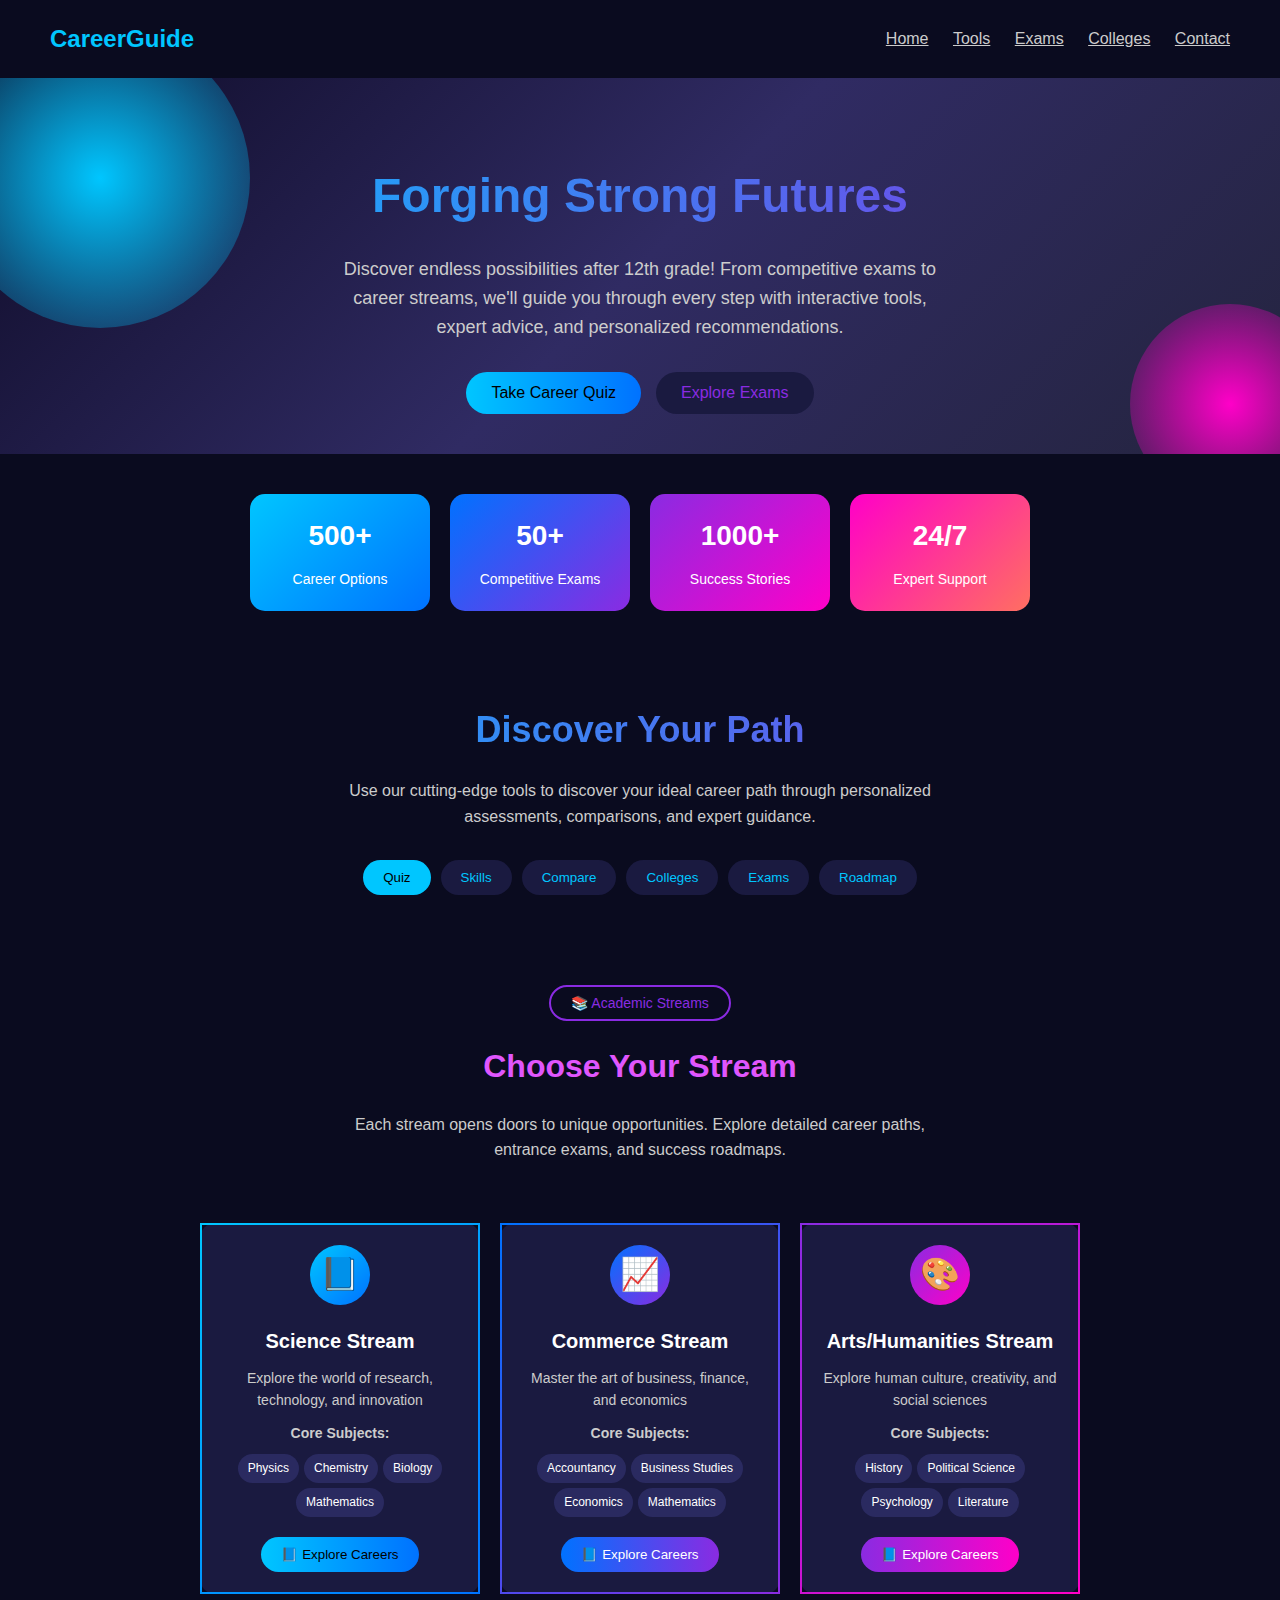
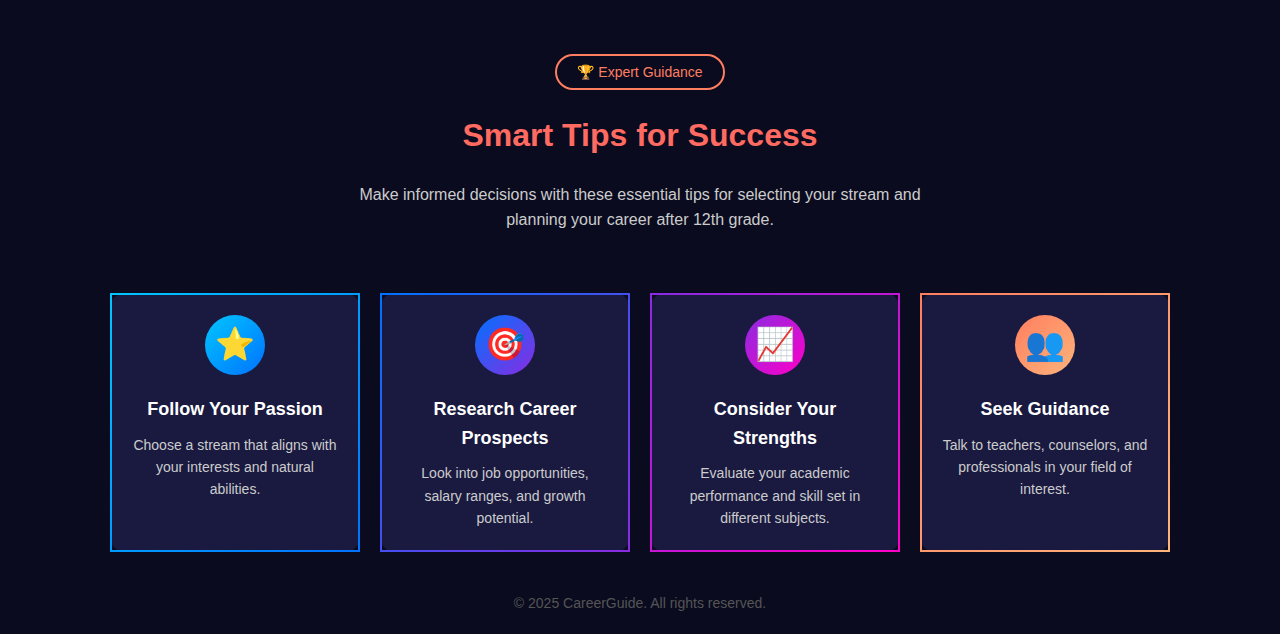
<file: index.html>
<!DOCTYPE html>
<html lang="en">

<head>
    <meta charset="UTF-8" />
    <meta name="viewport" content="width=device-width, initial-scale=1.0" />
    <title>Career Guidance</title>
    <style>
        * {
            box-sizing: border-box;
            margin: 0;
            padding: 0;
            font-family: 'Segoe UI', Tahoma, Geneva, Verdana, sans-serif;
        }

        body {
            background: #0a0b1f;
            color: #fff;
            line-height: 1.6;
        }

        header {
            display: flex;
            justify-content: space-between;
            align-items: center;
            padding: 20px 50px;
            background: #0a0b1f;
            position: sticky;
            top: 0;
            z-index: 1000;
        }

        header .logo {
            font-size: 24px;
            font-weight: bold;
            color: #00c6ff;
        }

        nav a {
            margin-left: 20px;
            font-size: 16px;
            color: #ccc;
            transition: color 0.3s;
        }

        nav a:hover {
            color: #00c6ff;
        }

        .hero {
            text-align: center;
            padding: 80px 20px 40px;
            background: linear-gradient(135deg, #0f0c29, #302b63, #24243e);
            position: relative;
            overflow: hidden;
        }

        .hero::before,
        .hero::after {
            content: "";
            position: absolute;
            border-radius: 50%;
        }

        .hero::before {
            width: 300px;
            height: 300px;
            background: radial-gradient(circle, #00c6ff, transparent);
            top: -50px;
            left: -50px;
        }

        .hero::after {
            width: 200px;
            height: 200px;
            background: radial-gradient(circle, #ff00c8, transparent);
            bottom: -50px;
            right: -50px;
        }

        .hero h1 {
            font-size: 48px;
            margin-bottom: 20px;
            background: linear-gradient(90deg, #00c6ff, #8a2be2);
            -webkit-background-clip: text;
            -webkit-text-fill-color: transparent;
        }

        .hero p {
            font-size: 18px;
            max-width: 600px;
            margin: 0 auto 30px;
            color: #ccc;
        }

        .btn-container {
            display: flex;
            justify-content: center;
            gap: 15px;
        }

        .btn-container button {
            padding: 12px 25px;
            border: none;
            border-radius: 25px;
            font-size: 16px;
            cursor: pointer;
            transition: 0.3s;
        }

        .quiz-btn {
            background: linear-gradient(90deg, #00c6ff, #0072ff);
            color: #000;
        }

        .explore-btn {
            background: #1a1a40;
            border: 2px solid #8a2be2;
            color: #8a2be2;
        }

        .quiz-btn:hover {
            opacity: 0.9;
        }

        .explore-btn:hover {
            background: #2a2a60;
            color: #fff;
        }

        .stats {
            display: flex;
            justify-content: center;
            gap: 20px;
            padding: 40px 20px;
            flex-wrap: wrap;
        }

        .card {
            background: linear-gradient(135deg, #00c6ff, #0072ff);
            padding: 20px;
            border-radius: 15px;
            width: 180px;
            text-align: center;
            transition: transform 0.3s;
        }

        .card:nth-child(2) {
            background: linear-gradient(135deg, #0072ff, #8a2be2);
        }

        .card:nth-child(3) {
            background: linear-gradient(135deg, #8a2be2, #ff00c8);
        }

        .card:nth-child(4) {
            background: linear-gradient(135deg, #ff00c8, #ff6f61);
        }

        .card:hover {
            transform: scale(1.05);
        }

        .card h3 {
            font-size: 28px;
            margin-bottom: 10px;
        }

        .card p {
            font-size: 14px;
        }

        .features {
            text-align: center;
            padding: 50px 20px;
        }

        .features h2 {
            font-size: 36px;
            margin-bottom: 20px;
            background: linear-gradient(90deg, #00c6ff, #8a2be2);
            -webkit-background-clip: text;
            -webkit-text-fill-color: transparent;
        }

        .features p {
            font-size: 16px;
            max-width: 600px;
            margin: 0 auto 30px;
            color: #ccc;
        }

        .feature-buttons {
            display: flex;
            justify-content: center;
            gap: 10px;
            flex-wrap: wrap;
        }

        .feature-buttons button {
            padding: 10px 20px;
            border: none;
            border-radius: 25px;
            background: #1a1a40;
            color: #00c6ff;
            cursor: pointer;
            transition: background 0.3s, color 0.3s;
        }

        .feature-buttons button.active,
        .feature-buttons button:hover {
            background: #00c6ff;
            color: #000;
        }

        footer {
            text-align: center;
            padding: 20px;
            background: #0a0b1f;
            font-size: 14px;
            color: #555;
        }

        .tip-cards {
            display: flex;
            justify-content: center;
            gap: 20px;
            padding: 20px;
            flex-wrap: wrap;
        }

        .tip-card {
            background: #1a1a40;
            border: 2px solid transparent;
            border-radius: 15px;
            width: 250px;
            padding: 20px;
            text-align: center;
            transition: transform 0.3s, box-shadow 0.3s;
        }

        .tip-card:hover {
            transform: translateY(-5px);
            box-shadow: 0 10px 20px rgba(0, 0, 0, 0.3);
        }

        .tip-card .icon {
            font-size: 32px;
            width: 60px;
            height: 60px;
            margin: 0 auto 20px;
            border-radius: 50%;
            display: flex;
            align-items: center;
            justify-content: center;
            color: white;
        }

        .tip-card h3 {
            font-size: 18px;
            margin-bottom: 10px;
            color: white;
        }

        .tip-card p {
            font-size: 14px;
            color: #ccc;
        }

        .stream-cards {
            display: flex;
            justify-content: center;
            gap: 20px;
            padding: 20px;
            flex-wrap: wrap;
        }

        .stream-card {
            background: #1a1a40;
            border: 2px solid transparent;
            border-radius: 15px;
            width: 280px;
            padding: 20px;
            text-align: center;
            transition: transform 0.3s, box-shadow 0.3s;
        }

        .stream-card:hover {
            transform: translateY(-5px);
            box-shadow: 0 10px 20px rgba(0, 0, 0, 0.3);
        }

        .stream-card .icon {
            font-size: 32px;
            width: 60px;
            height: 60px;
            margin: 0 auto 20px;
            border-radius: 50%;
            display: flex;
            align-items: center;
            justify-content: center;
        }

        .stream-card h3 {
            font-size: 20px;
            margin-bottom: 10px;
        }

        .stream-card p {
            font-size: 14px;
            margin-bottom: 10px;
            color: #ccc;
        }

        .stream-card .subjects {
            display: flex;
            flex-wrap: wrap;
            justify-content: center;
            gap: 5px;
            margin-bottom: 20px;
        }

        .stream-card .subjects span {
            background: #2a2a60;
            padding: 5px 10px;
            border-radius: 15px;
            font-size: 12px;
        }
    </style>
</head>

<body>

    <header>
        <div class="logo">CareerGuide</div>
        <nav>
            <a href="#">Home</a>
            <a href="#">Tools</a>
            <a href="#">Exams</a>
            <a href="#">Colleges</a>
            <a href="#">Contact</a>
        </nav>
    </header>

    <section class="hero">
        <h1>Forging Strong Futures</h1>
        <p>Discover endless possibilities after 12th grade! From competitive exams to career streams, we'll guide you
            through every step with interactive tools, expert advice, and personalized recommendations.</p>
        <div class="btn-container">
            <button class="quiz-btn">Take Career Quiz</button>
            <button class="explore-btn">Explore Exams</button>
        </div>
    </section>

    <section class="stats">
        <div class="card">
            <h3>500+</h3>
            <p>Career Options</p>
        </div>
        <div class="card">
            <h3>50+</h3>
            <p>Competitive Exams</p>
        </div>
        <div class="card">
            <h3>1000+</h3>
            <p>Success Stories</p>
        </div>
        <div class="card">
            <h3>24/7</h3>
            <p>Expert Support</p>
        </div>
    </section>

    <section class="features">
        <h2>Discover Your Path</h2>
        <p>Use our cutting-edge tools to discover your ideal career path through personalized assessments, comparisons,
            and expert guidance.</p>
        <div class="feature-buttons">
            <button class="active">Quiz</button>
            <button>Skills</button>
            <button>Compare</button>
            <button>Colleges</button>
            <button>Exams</button>
            <button>Roadmap</button>
        </div>
    </section>
    <section class="streams">
        <div style="text-align: center; padding: 40px 20px;">
            <button
                style="background: none; border: 2px solid #8a2be2; color: #8a2be2; border-radius: 25px; padding: 8px 20px; font-size: 14px; cursor: pointer;">
                📚 Academic Streams
            </button>
            <h2 style="color: #e056fd; font-size: 32px; margin: 20px 0;">Choose Your Stream</h2>
            <p style="color: #ccc; max-width: 600px; margin: 0 auto;">
                Each stream opens doors to unique opportunities. Explore detailed career paths, entrance exams, and
                success roadmaps.
            </p>
        </div>

        <div class="stream-cards">
            <div class="stream-card" style="border-image: linear-gradient(135deg, #00c6ff, #0072ff) 1;">
                <div class="icon" style="background: linear-gradient(135deg, #00c6ff, #0072ff);">
                    📘
                </div>
                <h3>Science Stream</h3>
                <p>Explore the world of research, technology, and innovation</p>
                <p><strong>Core Subjects:</strong></p>
                <div class="subjects">
                    <span>Physics</span>
                    <span>Chemistry</span>
                    <span>Biology</span>
                    <span>Mathematics</span>
                </div>
                <button
                    style="background: linear-gradient(90deg, #00c6ff, #0072ff); border: none; padding: 10px 20px; border-radius: 25px; color: #000; cursor: pointer;">
                    📘 Explore Careers
                </button>
            </div>

            <div class="stream-card" style="border-image: linear-gradient(135deg, #0072ff, #8a2be2) 1;">
                <div class="icon" style="background: linear-gradient(135deg, #0072ff, #8a2be2);">
                    📈
                </div>
                <h3>Commerce Stream</h3>
                <p>Master the art of business, finance, and economics</p>
                <p><strong>Core Subjects:</strong></p>
                <div class="subjects">
                    <span>Accountancy</span>
                    <span>Business Studies</span>
                    <span>Economics</span>
                    <span>Mathematics</span>
                </div>
                <button
                    style="background: linear-gradient(90deg, #0072ff, #8a2be2); border: none; padding: 10px 20px; border-radius: 25px; color: #fff; cursor: pointer;">
                    📘 Explore Careers
                </button>
            </div>

            <div class="stream-card" style="border-image: linear-gradient(135deg, #8a2be2, #ff00c8) 1;">
                <div class="icon" style="background: linear-gradient(135deg, #8a2be2, #ff00c8);">
                    🎨
                </div>
                <h3>Arts/Humanities Stream</h3>
                <p>Explore human culture, creativity, and social sciences</p>
                <p><strong>Core Subjects:</strong></p>
                <div class="subjects">
                    <span>History</span>
                    <span>Political Science</span>
                    <span>Psychology</span>
                    <span>Literature</span>
                </div>
                <button
                    style="background: linear-gradient(90deg, #8a2be2, #ff00c8); border: none; padding: 10px 20px; border-radius: 25px; color: #fff; cursor: pointer;">
                    📘 Explore Careers
                </button>
            </div>
        </div>
    </section>

    <section class="tips">
        <div style="text-align: center; padding: 40px 20px;">
            <button
                style="background: none; border: 2px solid #ff7e5f; color: #ff7e5f; border-radius: 25px; padding: 8px 20px; font-size: 14px; cursor: pointer;">
                🏆 Expert Guidance
            </button>
            <h2 style="color: #ff6a61; font-size: 32px; margin: 20px 0;">Smart Tips for Success</h2>
            <p style="color: #ccc; max-width: 600px; margin: 0 auto;">
                Make informed decisions with these essential tips for selecting your stream and planning your career
                after 12th grade.
            </p>
        </div>

        <div class="tip-cards">
            <div class="tip-card" style="border-image: linear-gradient(135deg, #00c6ff, #0072ff) 1;">
                <div class="icon" style="background: linear-gradient(135deg, #00c6ff, #0072ff);">⭐</div>
                <h3>Follow Your Passion</h3>
                <p>Choose a stream that aligns with your interests and natural abilities.</p>
            </div>

            <div class="tip-card" style="border-image: linear-gradient(135deg, #0072ff, #8a2be2) 1;">
                <div class="icon" style="background: linear-gradient(135deg, #0072ff, #8a2be2);">🎯</div>
                <h3>Research Career Prospects</h3>
                <p>Look into job opportunities, salary ranges, and growth potential.</p>
            </div>

            <div class="tip-card" style="border-image: linear-gradient(135deg, #8a2be2, #ff00c8) 1;">
                <div class="icon" style="background: linear-gradient(135deg, #8a2be2, #ff00c8);">📈</div>
                <h3>Consider Your Strengths</h3>
                <p>Evaluate your academic performance and skill set in different subjects.</p>
            </div>

            <div class="tip-card" style="border-image: linear-gradient(135deg, #ff7e5f, #feb47b) 1;">
                <div class="icon" style="background: linear-gradient(135deg, #ff7e5f, #feb47b);">👥</div>
                <h3>Seek Guidance</h3>
                <p>Talk to teachers, counselors, and professionals in your field of interest.</p>
            </div>
        </div>
    </section>

    <footer>
        &copy; 2025 CareerGuide. All rights reserved.
    </footer>

    <script>
        const buttons = document.querySelectorAll('.feature-buttons button');
        buttons.forEach(btn => {
            btn.addEventListener('click', () => {
                buttons.forEach(b => b.classList.remove('active'));
                btn.classList.add('active');
            });
        });
    </script>

</body>

</html>
</file>
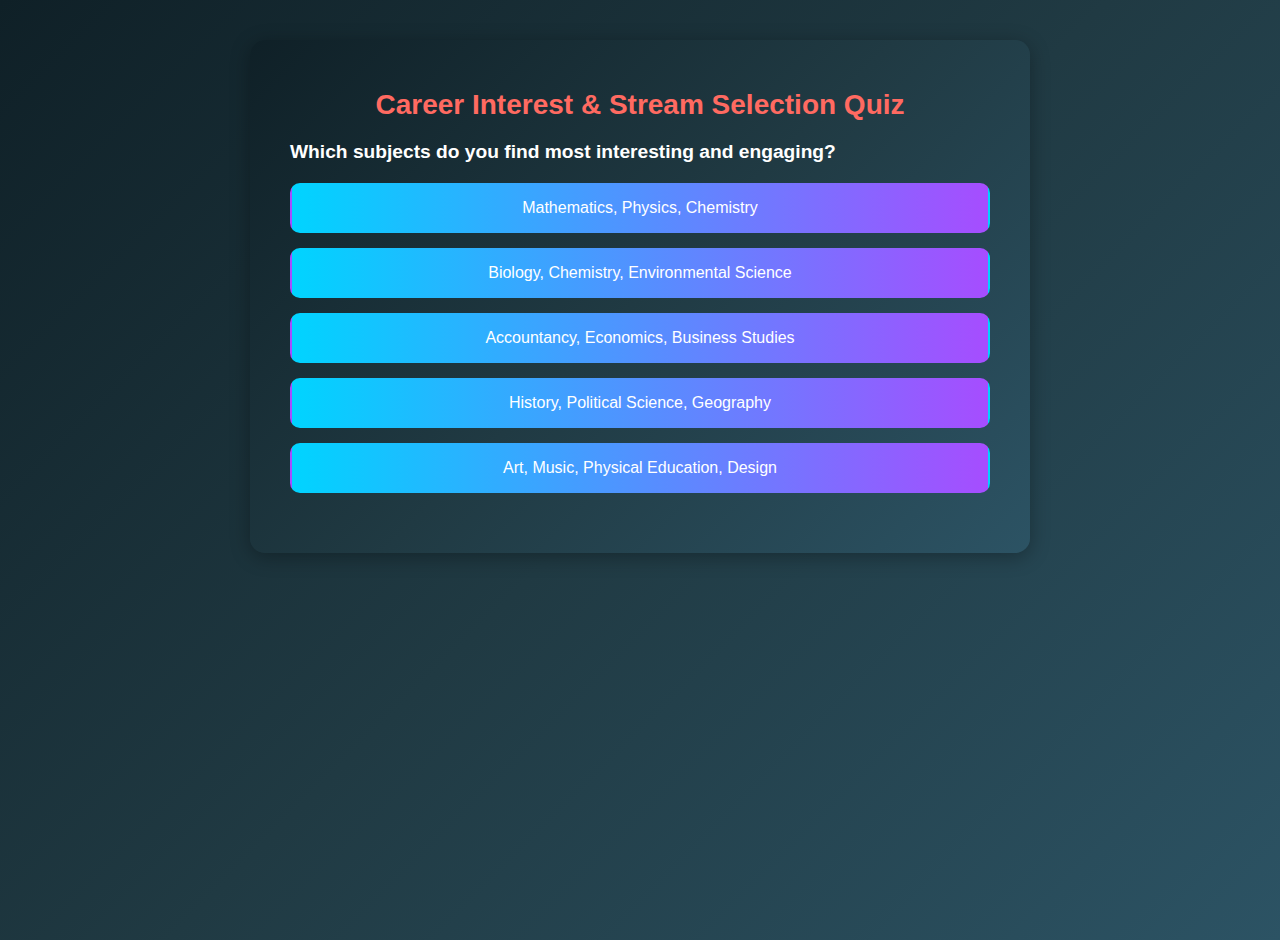
<file: class10.html>
<!DOCTYPE html>
<html lang="en">
<head>
<meta charset="UTF-8" />
<meta name="viewport" content="width=device-width, initial-scale=1" />
<title>For class 10</title>
<style>
  body {
    font-family: Arial, sans-serif;
    background: linear-gradient(135deg, #0f2027, #203a43, #2c5364);
    margin: 0;
    padding: 20px;
    display: flex;
    justify-content: center;
    align-items: flex-start;
    min-height: 100vh;
  }
  #quiz-container {
    background: linear-gradient(135deg, #0f2027, #203a43, #2c5364);
    max-width: 700px;
    width: 95%;
    margin: 20px;
    padding: 30px 40px;
    box-shadow: 0 4px 20px rgba(0,0,0,0.3);
    border-radius: 15px;
    color: #ddd;
  }
  h1 {
    text-align: center;
    color: #ff6a61;
    margin-bottom: 20px;
    font-size: 28px;
  }
  .question {
    font-weight: 600;
    margin-bottom: 20px;
    font-size: 1.2rem;
    color: #ffffff;
  }
  .options {
    list-style-type: none;
    padding: 0;
    margin-bottom: 30px;
  }
  .options li {
    margin-bottom: 15px;
  }
  button.option-btn {
    width: 100%;
    padding: 14px 20px;
    font-size: 1rem;
    border: 2px solid transparent;
    border-radius: 10px;
    cursor: pointer;
    background: linear-gradient(90deg, #00d4ff, #a64dff);
    color: white;
    transition: transform 0.2s, box-shadow 0.2s;
  }
  button.option-btn:hover {
    transform: translateY(-3px);
    box-shadow: 0 4px 15px rgba(0,0,0,0.3);
  }
  #result {
    font-size: 1.1rem;
    padding: 20px;
    border: 2px solid #ff6a61;
    border-radius: 10px;
    background: #1f1f3a;
    color: #ffffff;
  }
  #result h2 {
    color: #ff6a61;
  }
  #result ul {
    list-style-type: disc;
    margin-left: 20px;
  }
  #restart-btn {
    margin-top: 25px;
    display: block;
    width: 100%;
    padding: 14px;
    font-size: 1rem;
    background: linear-gradient(135deg, #ff7e5f, #feb47b);
    color: white;
    border: none;
    border-radius: 10px;
    cursor: pointer;
    transition: background 0.3s;
  }
  #restart-btn:hover {
    background: linear-gradient(135deg, #ff6a3f, #fd9f4a);
  }
</style>
</head>
<body>

<div id="quiz-container">
  <h1>Career Interest & Stream Selection Quiz</h1>
  <div id="quiz-content">
    <!-- Quiz questions appear here -->
  </div>
</div>

<script>
  // Entire JavaScript logic remains unchanged
  const streams = {
    a: "Science (Mathematics & Technology)",
    b: "Science (Biology & Life Sciences)",
    c: "Commerce",
    d: "Arts & Humanities",
    e: "Vocational & Creative"
  };

  const careers = {
    a: ["Engineer", "Software Developer", "Architect", "Data Scientist", "Robotics Engineer"],
    b: ["Doctor", "Biotechnologist", "Pharmacist", "Environmental Scientist", "Research Scientist"],
    c: ["Chartered Accountant", "Business Analyst", "Financial Planner", "Entrepreneur", "Marketing Manager"],
    d: ["Teacher", "Lawyer", "Journalist", "Psychologist", "Historian"],
    e: ["Designer", "Animator", "Athlete", "Event Manager", "Fashion Designer"]
  };

  const questions = {
    q1: {
      text: "Which subjects do you find most interesting and engaging?",
      options: [
        { text: "Mathematics, Physics, Chemistry", category: "a", points: 2, next: "q2a" },
        { text: "Biology, Chemistry, Environmental Science", category: "b", points: 2, next: "q2b" },
        { text: "Accountancy, Economics, Business Studies", category: "c", points: 2, next: "q2c" },
        { text: "History, Political Science, Geography", category: "d", points: 2, next: "q2d" },
        { text: "Art, Music, Physical Education, Design", category: "e", points: 2, next: "q2e" }
      ]
    },
    // The rest of the questions remain exactly as you provided
    q2a: { text: "What type of problems do you enjoy solving most?", options: [ { text: "Logical problems", category: "a", points: 3, next: "q3a" }, { text: "Experiments", category: "a", points: 2, next: "q3a" }, { text: "Designing software", category: "a", points: 3, next: "q3a" }, { text: "Building machines", category: "a", points: 2, next: "q3a" }, { text: "Researching tech", category: "a", points: 3, next: "q3a" }] },
    q3a: { text: "Which activity appeals most to you?", options: [ { text: "Programming", category: "a", points: 2, next: "common4" }, { text: "Competitions", category: "a", points: 2, next: "common4" }, { text: "Working with robotics", category: "a", points: 2, next: "common4" }, { text: "Designing apps", category: "a", points: 2, next: "common4" }, { text: "Experimenting", category: "a", points: 2, next: "common4" }] },
    q2b: { text: "What kind of scientific work excites you the most?", options: [ { text: "Studying ecosystems", category: "b", points: 3, next: "q3b" }, { text: "Human body", category: "b", points: 3, next: "q3b" }, { text: "Genetic research", category: "b", points: 3, next: "q3b" }, { text: "Environmental conservation", category: "b", points: 3, next: "q3b" }, { text: "Pharmaceuticals", category: "b", points: 3, next: "q3b" }] },
    q3b: { text: "Which of these appeals the most?", options: [ { text: "Volunteering", category: "b", points: 2, next: "common4" }, { text: "Lab work", category: "b", points: 2, next: "common4" }, { text: "Fieldwork", category: "b", points: 2, next: "common4" }, { text: "Studying diseases", category: "b", points: 2, next: "common4" }, { text: "Researching", category: "b", points: 2, next: "common4" }] },
    q2c: { text: "Which of these business activities interests you most?", options: [ { text: "Accounts", category: "c", points: 3, next: "q3c" }, { text: "Marketing", category: "c", points: 3, next: "q3c" }, { text: "Running business", category: "c", points: 3, next: "q3c" }, { text: "Economics", category: "c", points: 3, next: "q3c" }, { text: "HR", category: "c", points: 3, next: "q3c" }] },
    q3c: { text: "How do you feel about working with numbers?", options: [ { text: "Love data", category: "c", points: 2, next: "common4" }, { text: "Like analyzing", category: "c", points: 2, next: "common4" }, { text: "Prefer marketing", category: "c", points: 2, next: "common4" }, { text: "Negotiating", category: "c", points: 2, next: "common4" }, { text: "Economic policies", category: "c", points: 2, next: "common4" }] },
    q2d: { text: "What type of subjects do you enjoy the most?", options: [ { text: "History", category: "d", points: 3, next: "q3d" }, { text: "Languages", category: "d", points: 3, next: "q3d" }, { text: "Psychology", category: "d", points: 3, next: "q3d" }, { text: "Law", category: "d", points: 3, next: "q3d" }, { text: "Philosophy", category: "d", points: 3, next: "q3d" }] },
    q3d: { text: "What kind of activities appeal to you?", options: [ { text: "Writing", category: "d", points: 2, next: "common4" }, { text: "Debating", category: "d", points: 2, next: "common4" }, { text: "Activism", category: "d", points: 2, next: "common4" }, { text: "Research", category: "d", points: 2, next: "common4" }, { text: "Teaching", category: "d", points: 2, next: "common4" }] },
    q2e: { text: "Which of these creative activities do you enjoy most?", options: [ { text: "Painting", category: "e", points: 3, next: "q3e" }, { text: "Music", category: "e", points: 3, next: "q3e" }, { text: "Sports", category: "e", points: 3, next: "q3e" }, { text: "Design", category: "e", points: 3, next: "q3e" }, { text: "Event planning", category: "e", points: 3, next: "q3e" }] },
    q3e: { text: "Which role fits you best in a team?", options: [ { text: "Creator", category: "e", points: 2, next: "common4" }, { text: "Performer", category: "e", points: 2, next: "common4" }, { text: "Coach", category: "e", points: 2, next: "common4" }, { text: "Organizer", category: "e", points: 2, next: "common4" }, { text: "Supporter", category: "e", points: 2, next: "common4" }] },
    common4: {
      text: "How do you prefer to learn or work?",
      options: [
        { text: "Hands-on", category: "a", points: 2, next: "common5" },
        { text: "Observing", category: "b", points: 2, next: "common5" },
        { text: "Planning", category: "c", points: 2, next: "common5" },
        { text: "Discussing", category: "d", points: 2, next: "common5" },
        { text: "Creating", category: "e", points: 2, next: "common5" }
      ]
    },
    common5: {
      text: "What motivates you the most?",
      options: [
        { text: "Innovation", category: "a", points: 2, next: "common6" },
        { text: "Helping others", category: "b", points: 2, next: "common6" },
        { text: "Financial success", category: "c", points: 2, next: "common6" },
        { text: "Influencing others", category: "d", points: 2, next: "common6" },
        { text: "Creativity", category: "e", points: 2, next: "common6" }
      ]
    },
    common6: {
      text: "Where do you see yourself working?",
      options: [
        { text: "Tech firms", category: "a", points: 2, next: "common7" },
        { text: "Hospitals", category: "b", points: 2, next: "common7" },
        { text: "Offices", category: "c", points: 2, next: "common7" },
        { text: "NGOs", category: "d", points: 2, next: "common7" },
        { text: "Studios", category: "e", points: 2, next: "common7" }
      ]
    },
    common7: {
      text: "How do you solve problems?",
      options: [
        { text: "Logic", category: "a", points: 2, next: "common8" },
        { text: "Human impact", category: "b", points: 2, next: "common8" },
        { text: "Practical solutions", category: "c", points: 2, next: "common8" },
        { text: "Social context", category: "d", points: 2, next: "common8" },
        { text: "Creative methods", category: "e", points: 2, next: "common8" }
      ]
    },
    common8: {
      text: "What matters most to you in a career?",
      options: [
        { text: "Innovation", category: "a", points: 2, next: "end" },
        { text: "Service", category: "b", points: 2, next: "end" },
        { text: "Wealth", category: "c", points: 2, next: "end" },
        { text: "Expression", category: "d", points: 2, next: "end" },
        { text: "Passion", category: "e", points: 2, next: "end" }
      ]
    }
  };

  let scores = { a: 0, b: 0, c: 0, d: 0, e: 0 };
  let currentQuestionId = "q1";
  const quizContent = document.getElementById("quiz-content");

  function showQuestion(qId) {
    const question = questions[qId];
    quizContent.innerHTML = "";

    const qText = document.createElement("div");
    qText.className = "question";
    qText.textContent = question.text;
    quizContent.appendChild(qText);

    const ul = document.createElement("ul");
    ul.className = "options";

    question.options.forEach(option => {
      const li = document.createElement("li");
      const btn = document.createElement("button");
      btn.className = "option-btn";
      btn.textContent = option.text;
      btn.addEventListener("click", () => {
        scores[option.category] += option.points;
        if (option.next === "end") {
          showResult();
        } else {
          currentQuestionId = option.next;
          showQuestion(currentQuestionId);
        }
      });
      li.appendChild(btn);
      ul.appendChild(li);
    });

    quizContent.appendChild(ul);
  }

  function showResult() {
    quizContent.innerHTML = "";
    const maxScore = Math.max(...Object.values(scores));
    const topCategories = Object.entries(scores).filter(([cat, score]) => score === maxScore).map(([cat]) => cat);

    const resultDiv = document.createElement("div");
    resultDiv.id = "result";
    let message = `<h2>Your best suited stream(s):</h2><ul>`;
    topCategories.forEach(cat => {
      message += `<li><strong>${streams[cat]}</strong><br/>Possible Careers:<ul>`;
      careers[cat].forEach(career => {
        message += `<li>${career}</li>`;
      });
      message += `</ul></li>`;
    });
    message += `</ul>`;
    resultDiv.innerHTML = message;
    quizContent.appendChild(resultDiv);

    const restartBtn = document.createElement("button");
    restartBtn.id = "restart-btn";
    restartBtn.textContent = "Restart Quiz";
    restartBtn.addEventListener("click", () => {
      scores = { a: 0, b: 0, c: 0, d: 0, e: 0 };
      currentQuestionId = "q1";
      showQuestion(currentQuestionId);
    });
    quizContent.appendChild(restartBtn);
  }

  showQuestion(currentQuestionId);
</script>

</body>
</html>
</file>
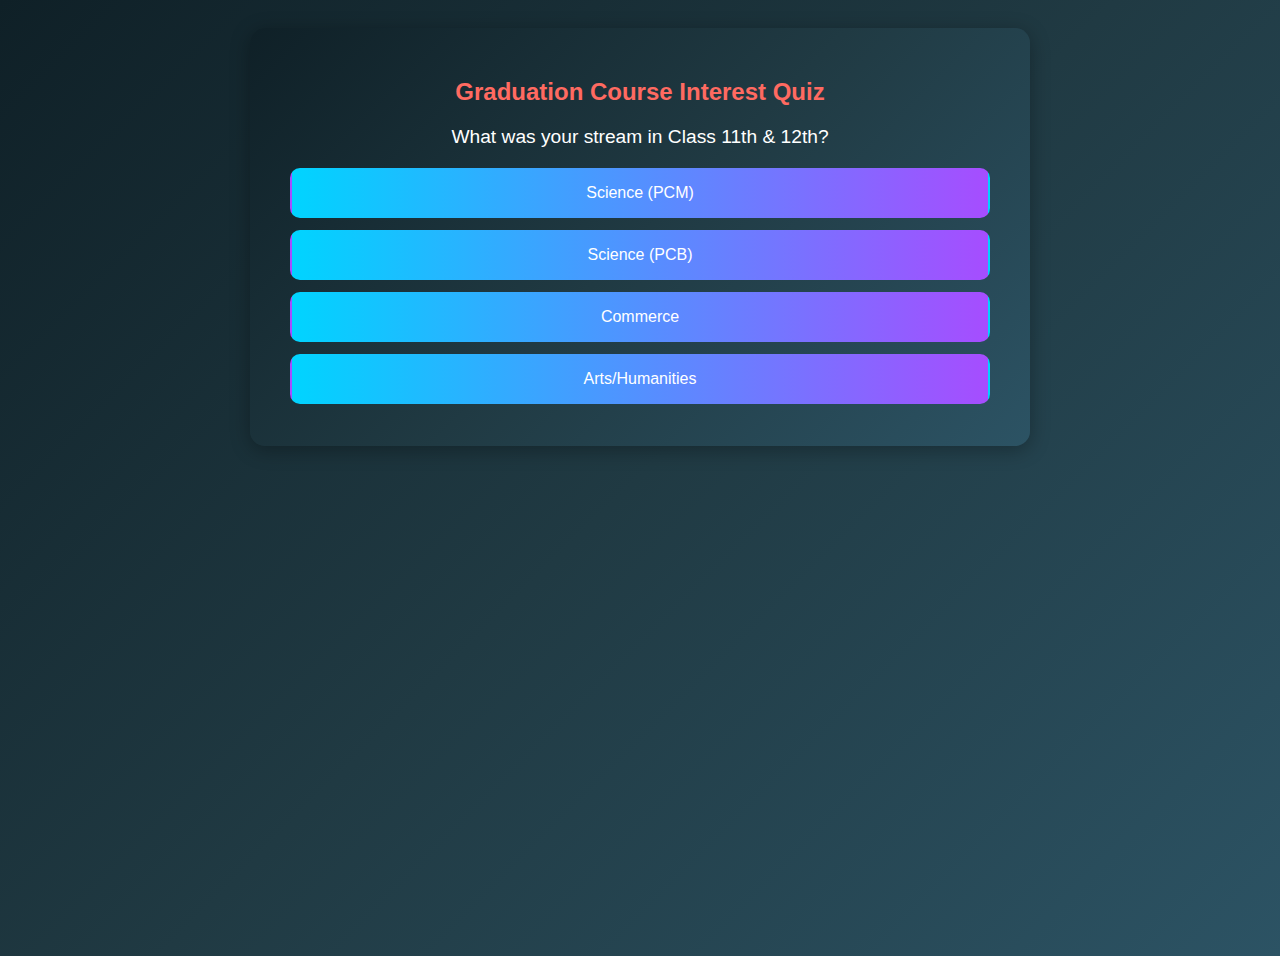
<file: class12.html>
<!DOCTYPE html>
<html lang="en">
<head>
  <meta charset="UTF-8" />
  <meta name="viewport" content="width=device-width, initial-scale=1" />
  <title>Graduation Course Quiz</title>
  <style>
    body {
      font-family: Arial, sans-serif;
      background: linear-gradient(135deg, #0f2027, #203a43, #2c5364);
      color: #ddd;
      display: flex;
      justify-content: center;
      align-items: flex-start;
      min-height: 100vh;
      padding: 20px;
    }
    .container {
      background: linear-gradient(135deg, #0f2027, #203a43, #2c5364);
      padding: 30px 40px;
      border-radius: 15px;
      width: 700px;
      max-width: 95%;
      box-shadow: 0 4px 20px rgba(0,0,0,0.3);
      text-align: center;
    }
    h2 {
      color: #ff6a61;
      margin-bottom: 20px;
    }
    #question {
      font-size: 1.2rem;
      margin-bottom: 20px;
      color: #ffffff;
    }
    .option {
      display: block;
      margin: 12px 0;
      padding: 14px 20px;
      width: 100%;
      border: 2px solid transparent;
      border-radius: 10px;
      background: linear-gradient(90deg, #00d4ff, #a64dff);
      color: white;
      cursor: pointer;
      font-size: 1rem;
      transition: transform 0.2s, box-shadow 0.2s;
    }
    .option:hover {
      transform: translateY(-3px);
      box-shadow: 0 4px 15px rgba(0,0,0,0.3);
    }
    .result {
      font-size: 1.1rem;
      margin-top: 20px;
      text-align: left;
      background: #1f1f3a;
      padding: 20px;
      border-radius: 10px;
      border: 2px solid #ff6a61;
      display: none; /* Initially hidden */
    }
    .result h3 {
      color: #ff6a61;
      margin-bottom: 10px;
    }
    .result ul {
      margin-left: 20px;
    }
    .find-colleges {
      margin-top: 20px;
      padding: 14px 20px;
      width: 100%;
      background: linear-gradient(135deg, #ff7e5f, #feb47b);
      color: white;
      border: none;
      border-radius: 10px;
      cursor: pointer;
      font-size: 1rem;
      transition: background 0.3s;
    }
    .find-colleges:hover {
      background: linear-gradient(135deg, #ff6a3f, #fd9f4a);
    }
  </style>
</head>
<body>
  <div class="container">
    <h2>Graduation Course Interest Quiz</h2>
    <p id="question">Loading...</p>
    <div id="options"></div>
    <div id="result" class="result"></div>
  </div>

  <script>
    const quiz = {
      q1: {
        text: "What was your stream in Class 11th & 12th?",
        options: [
          { text: "Science (PCM)", next: "q2_pcm" },
          { text: "Science (PCB)", next: "q2_pcb" },
          { text: "Commerce", next: "q2_commerce" },
          { text: "Arts/Humanities", next: "q2_arts" }
        ]
      },
      q2_pcm: {
        text: "Which subject excites you the most?",
        options: [
          { text: "Mathematics", next: "rec_math" },
          { text: "Physics", next: "rec_phys" },
          { text: "Chemistry", next: "rec_chem" },
          { text: "Computer Science", next: "rec_cs" }
        ]
      },
      q2_pcb: {
        text: "Which part of Biology interests you most?",
        options: [
          { text: "Medicine & Healthcare", next: "rec_medicine" },
          { text: "Biotechnology", next: "rec_biotech" },
          { text: "Environmental Science", next: "rec_env" },
          { text: "Psychology/Neuroscience", next: "rec_psych" }
        ]
      },
      q2_commerce: {
        text: "Which area attracts you most in Commerce?",
        options: [
          { text: "Finance & Accounting", next: "rec_finance" },
          { text: "Business & Management", next: "rec_manage" },
          { text: "Entrepreneurship", next: "rec_entre" },
          { text: "Law & Corporate Studies", next: "rec_law" }
        ]
      },
      q2_arts: {
        text: "Which area of Arts interests you more?",
        options: [
          { text: "History & Political Science", next: "rec_history" },
          { text: "Psychology & Sociology", next: "rec_psycho" },
          { text: "Media, Literature & Languages", next: "rec_media" },
          { text: "Fine Arts, Design & Performing Arts", next: "rec_fine" }
        ]
      },
      rec_math: {
        text: "✅ Recommendation",
        result: {
          courses: ["B.Sc. Mathematics", "B.Tech in Data Science/AI", "Integrated M.Sc. Math"],
          careers: ["Data Scientist", "Statistician", "Actuary", "Quant Analyst"]
        }
      },
      rec_phys: {
        text: "✅ Recommendation",
        result: {
          courses: ["B.Sc. Physics", "B.Tech Engineering", "Astrophysics"],
          careers: ["Research Scientist", "Engineer", "Astronomer"]
        }
      },
      rec_chem: {
        text: "✅ Recommendation",
        result: {
          courses: ["B.Sc. Chemistry", "B.Pharm", "Chemical Engineering"],
          careers: ["Pharmacist", "Chemist", "Forensic Analyst"]
        }
      },
      rec_cs: {
        text: "✅ Recommendation",
        result: {
          courses: ["B.Tech CSE", "BCA", "B.Sc. IT"],
          careers: ["Software Engineer", "AI/ML Engineer", "Cybersecurity Expert"]
        }
      },
      rec_medicine: {
        text: "✅ Recommendation",
        result: {
          courses: ["MBBS", "BDS", "B.Sc. Nursing"],
          careers: ["Doctor", "Dentist", "Healthcare Specialist"]
        }
      },
      rec_biotech: {
        text: "✅ Recommendation",
        result: {
          courses: ["B.Sc. Biotechnology", "B.Tech Biotechnology"],
          careers: ["Biotech Researcher", "Genetic Engineer"]
        }
      },
      rec_env: {
        text: "✅ Recommendation",
        result: {
          courses: ["B.Sc. Environmental Science", "B.Sc. Forestry"],
          careers: ["Ecologist", "Wildlife Biologist"]
        }
      },
      rec_psych: {
        text: "✅ Recommendation",
        result: {
          courses: ["B.A./B.Sc. Psychology", "B.Sc. Neuroscience"],
          careers: ["Psychologist", "Therapist"]
        }
      },
      rec_finance: {
        text: "✅ Recommendation",
        result: {
          courses: ["B.Com (Hons)", "CA", "BBA Finance"],
          careers: ["CA", "Auditor", "Investment Banker"]
        }
      },
      rec_manage: {
        text: "✅ Recommendation",
        result: {
          courses: ["BBA", "BMS", "Hotel Management"],
          careers: ["Manager", "HR Specialist", "Business Analyst"]
        }
      },
      rec_entre: {
        text: "✅ Recommendation",
        result: {
          courses: ["BBA Entrepreneurship", "Start-up Programs"],
          careers: ["Entrepreneur", "Business Owner"]
        }
      },
      rec_law: {
        text: "✅ Recommendation",
        result: {
          courses: ["B.Com + LLB", "BA LLB"],
          careers: ["Corporate Lawyer", "Legal Consultant"]
        }
      },
      rec_history: {
        text: "✅ Recommendation",
        result: {
          courses: ["B.A. History", "B.A. Political Science"],
          careers: ["Historian", "Civil Services", "Political Analyst"]
        }
      },
      rec_media: {
        text: "✅ Recommendation",
        result: {
          courses: ["B.A. English", "Mass Communication", "Journalism"],
          careers: ["Journalist", "Writer", "Editor"]
        }
      },
      rec_fine: {
        text: "✅ Recommendation",
        result: {
          courses: ["BFA", "B.Des", "Performing Arts"],
          careers: ["Designer", "Artist", "Musician"]
        }
      }
    };

    let current = "q1";

    function loadQuestion() {
      const q = quiz[current];
      const questionEl = document.getElementById("question");
      const optionsEl = document.getElementById("options");
      const resultEl = document.getElementById("result");

      if (q.result) {
        // Show result
        questionEl.textContent = q.text;
        optionsEl.innerHTML = "";
        resultEl.style.display = "block";
        resultEl.innerHTML = `
          <h3>Best Graduation Options for You:</h3>
          <ul>${q.result.courses.map(c => `<li>${c}</li>`).join("")}</ul>
          <h3>Possible Careers:</h3>
          <ul>${q.result.careers.map(c => `<li>${c}</li>`).join("")}</ul>
          <button class="find-colleges" onclick="findColleges()">🔎 Find Colleges Near Me</button>
        `;
      } else {
        // Show question
        questionEl.textContent = q.text;
        optionsEl.innerHTML = "";
        resultEl.style.display = "none"; // Hide result section
        q.options.forEach(opt => {
          const btn = document.createElement("button");
          btn.textContent = opt.text;
          btn.className = "option";
          btn.onclick = () => {
            current = opt.next;
            loadQuestion();
          };
          optionsEl.appendChild(btn);
        });
      }
    }

    function findColleges() {
      alert("This would integrate with Google Maps or a college database.");
    }

    window.onload = loadQuestion;
  </script>
</body>
</html>
</file>
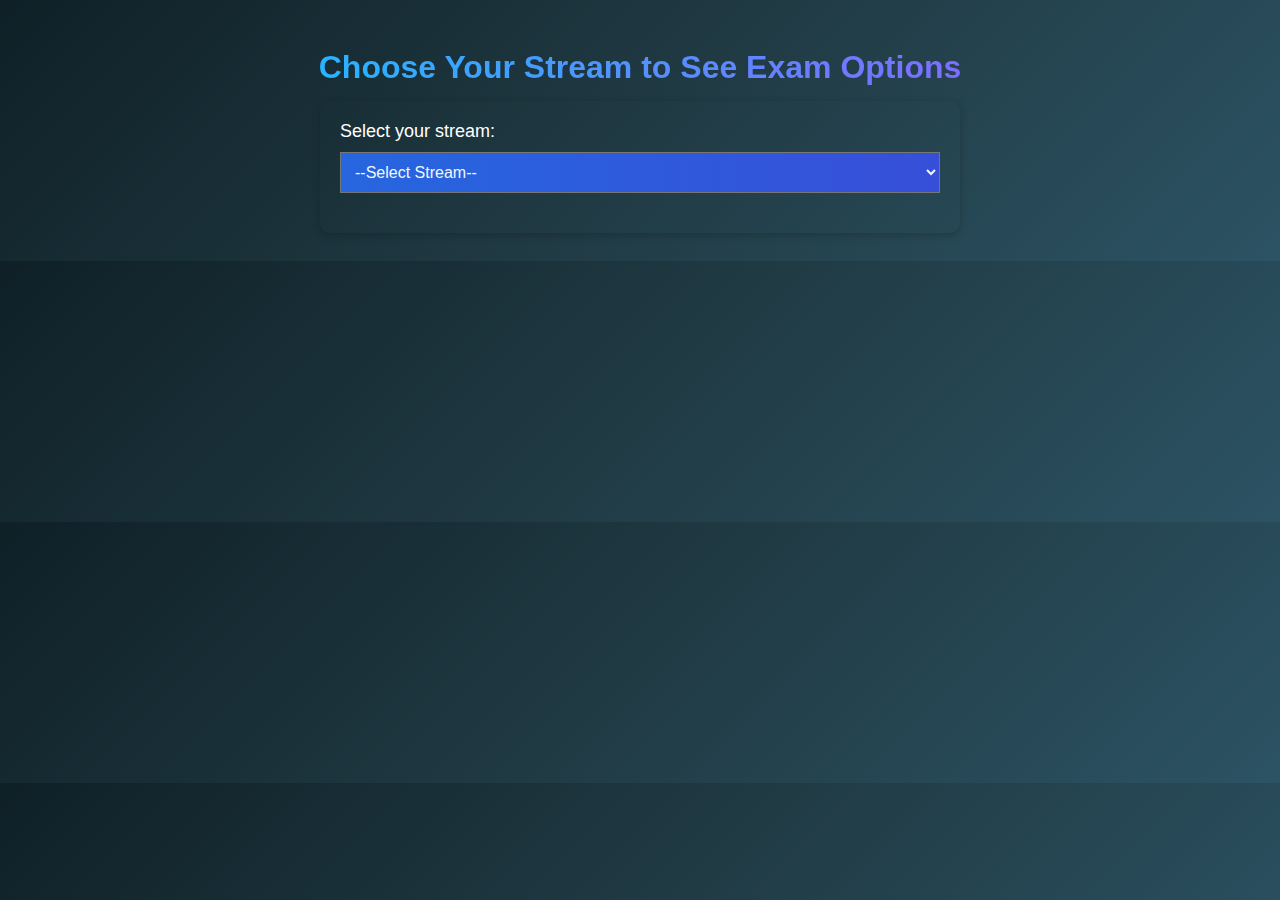
<file: exams.html>
<!DOCTYPE html>
<html lang="en">

<head>
    <meta charset="UTF-8" />
    <meta name="viewport" content="width=device-width, initial-scale=1.0" />
    <title>Exam Options Based on Stream</title>
    <style>
        body {
            font-family: Arial, sans-serif;
            background: linear-gradient(135deg, #0f2027, #203a43, #2c5364);
            padding: 20px;
        }

        h1 {
            text-align: center;
            background: linear-gradient(90deg, #00d4ff, #a64dff);
            -webkit-background-clip: text;
            -webkit-text-fill-color: transparent;
            margin-bottom: 15px;
        }

        .container {
            max-width: 600px;
            margin: 0 auto;
            padding: 20px;
            border-radius: 10px;
            box-shadow: 0 2px 8px rgba(0, 0, 0, 0.2);
            color: white;
            font-size: large;
        }

        select,
        button {
            background: linear-gradient(90deg, #2666df, #374fd8);
            width: 100%;
            padding: 10px;
            margin-top: 10px;
            font-size: 16px;
            color: aliceblue;
        }

        .exam-list {
            margin-top: 20px;
        }

        .exam-list h3 {
            color: #007BFF;
        }

        .exam-list ul {
            list-style-type: disc;
            padding-left: 20px;
            color: azure;
        }
    </style>
</head>

<body>
    <h1>Choose Your Stream to See Exam Options</h1>
    <div class="container">
        <label for="stream">Select your stream:</label>
        <select id="stream">
            <option style="color: black;" value="">--Select Stream--</option>
            <option style="color: black;" value="science">Science</option>
            <option style="color: black;" value="commerce">Commerce</option>
            <option style="color: black;" value="humanities">Humanities</option>
        </select>

        <div class="exam-list" id="examList">
            <!-- Exams will appear here -->
        </div>
    </div>

    <script>
        const examList = document.getElementById('examList');
        const streamSelect = document.getElementById('stream');

        const exams = {
            science: [
                "NEET (Medical Entrance)",
                "JEE Main (Engineering Entrance)",
                "JEE Advanced",
                "BITSAT",
                "AIIMS Entrance",
                "AFMC Entrance",
                "State-level Engineering Exams",
                "NDA (National Defence Academy)",
                "KVPY (Research Fellowship)",
                "GATE (Postgraduate Engineering)",
                "IIT JAM (Science Masters)",
                "CSIR NET (Research Eligibility)"
            ],
            commerce: [
                "CA Foundation & Intermediate",
                "CMA Foundation & Intermediate",
                "CS Executive & Professional",
                "CPT (Common Proficiency Test)",
                "Banking Exams (IBPS, SBI PO, Clerk)",
                "MBA Entrance (CAT, XAT, MAT, CMAT)",
                "UPSC (Civil Services)",
                "Insurance Exams (LIC, GIC, NICL)",
                "Financial Analyst Courses (CFA, CFP)",
                "Commerce Graduation (B.Com, BBA)"
            ],
            humanities: [
                "UPSC Civil Services",
                "CLAT (Law Entrance)",
                "IPMAT (Management Aptitude)",
                "Arts Graduation (BA in History, Political Science, etc.)",
                "Mass Communication Entrance",
                "Psychology Courses",
                "Event Management Courses",
                "Social Work (MSW)",
                "Design & Creative Arts Exams",
                "Public Administration Entrance"
            ]
        };

        streamSelect.addEventListener('change', function () {
            const stream = this.value;
            if (!stream) {
                examList.innerHTML = '';
                return;
            }
            const examsForStream = exams[stream];
            let html = `<h3>Exams for ${stream.charAt(0).toUpperCase() + stream.slice(1)} Stream:</h3><ul>`;
            examsForStream.forEach(exam => {
                html += `<li>${exam}</li>`;
            });
            html += `</ul>`;
            examList.innerHTML = html;
        });
    </script>
</body>

</html>
</file>
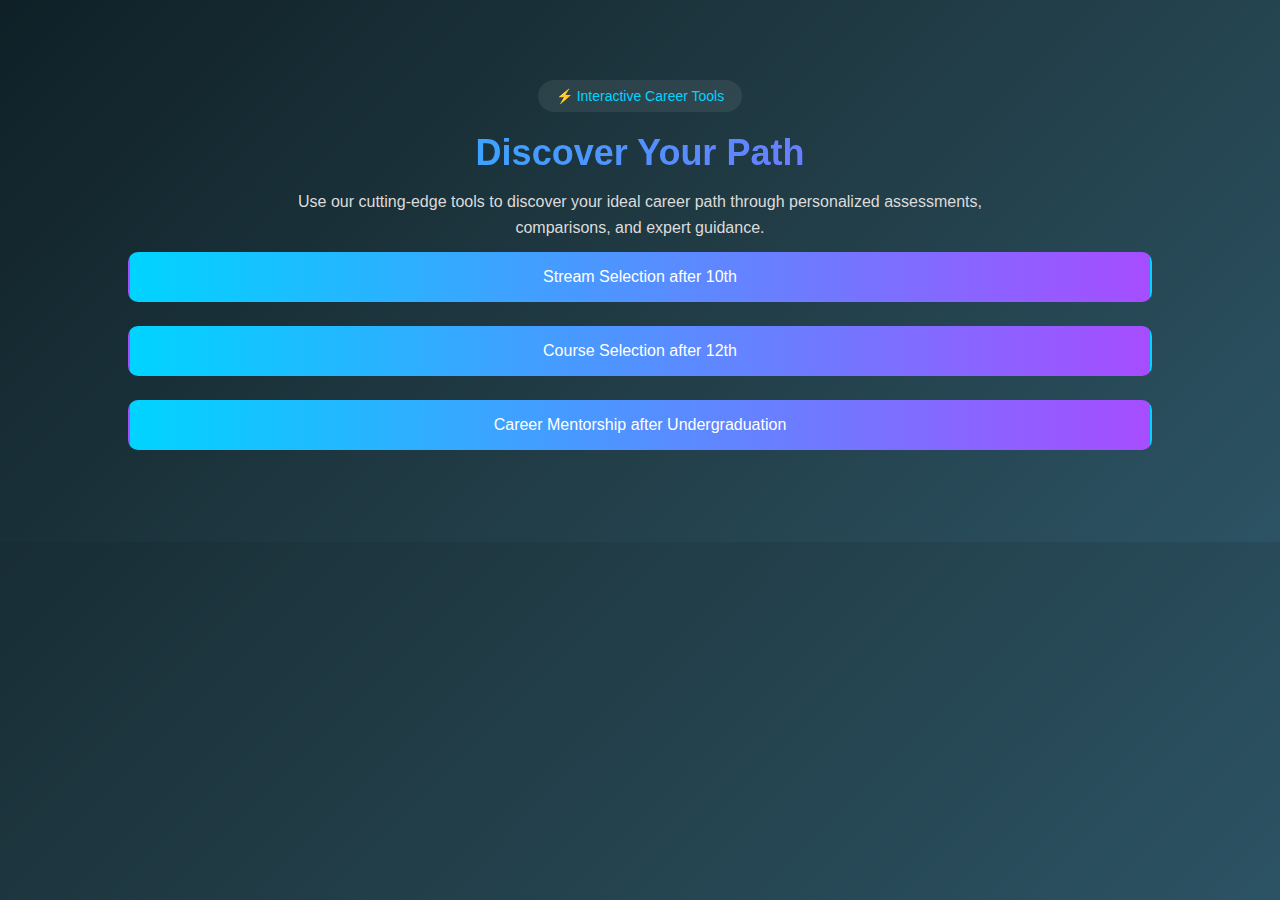
<file: quiz.html>
<!DOCTYPE html>
<html lang="en">

<head>
    <meta charset="UTF-8">
    <meta name="viewport" content="width=device-width, initial-scale=1.0">
    <title>Quiz</title>
    <link rel="stylesheet" href="style.css">
</head>
<style>
    .buttons{
        margin: 10px
    }
    .buttons>a>button {
        width: 80vw;
        display: block;
        margin: 2px 2px;
        border: 2px solid transparent;
        border-radius: 10px;
        background: linear-gradient(90deg, #00d4ff, #a64dff);
        color: white;
        cursor: pointer;
        font-size: 1rem;
        transition: transform 0.2s, box-shadow 0.2s;
    }
</style>

<body>
    <section class="discover">
        <p class="discover-tag">⚡ Interactive Career Tools</p>
        <h2 class="discover-title">Discover Your Path</h2>
        <p class="discover-subtitle">
            Use our cutting-edge tools to discover your ideal career path through
            personalized assessments, comparisons, and expert guidance.
        </p>
        <div class="buttons" style="flex-direction: column;">
            <a href="/class10.html" style="align-self: center; text-decoration: none;"><button
                    class="quiz-btn">Stream Selection after 10th</button></a>
            <a href="/class12.html" style="align-self: center; text-decoration: none;"><button
                    class="quiz-btn">Course Selection after 12th</button></a>
            <a href="/ug.html" style="align-self: center; text-decoration: none;"><button class="quiz-btn">Career
                    Mentorship after Undergraduation </button></a>
        </div>
    </section>
</body>


</html>
</file>
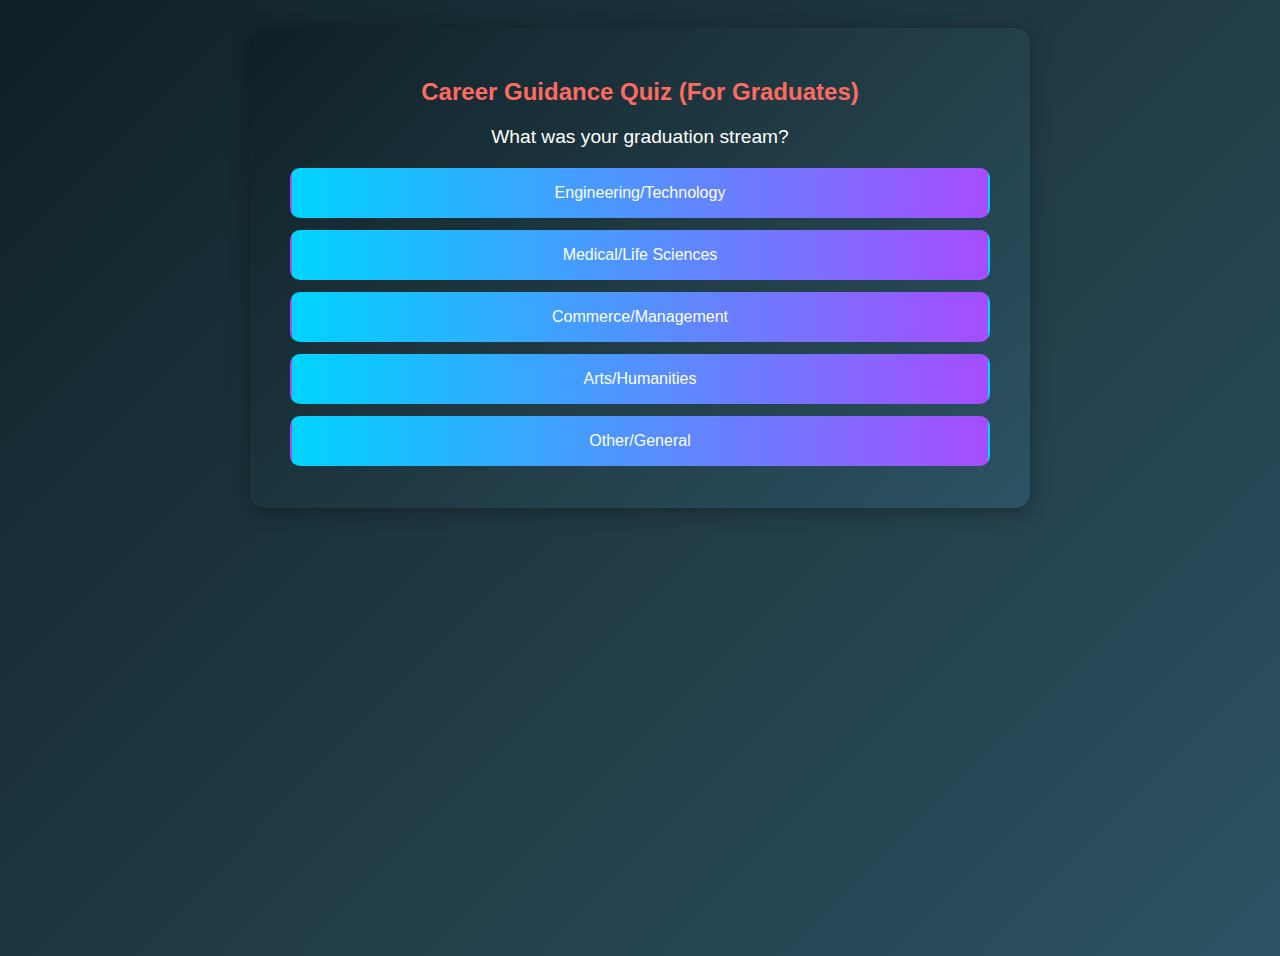
<file: ug.html>
<!DOCTYPE html>
<html lang="en">
<head>
  <meta charset="UTF-8">
  <meta name="viewport" content="width=device-width, initial-scale=1.0">
  <title>For Gaduates</title>
  <style>
    body {
      font-family: Arial, sans-serif;
      background: linear-gradient(135deg, #0f2027, #203a43, #2c5364);
      color: #ddd;
      display: flex;
      justify-content: center;
      align-items: flex-start;
      min-height: 100vh;
      padding: 20px;
    }
    .container {
      background: linear-gradient(135deg, #0f2027, #203a43, #2c5364);
      padding: 30px 40px;
      border-radius: 15px;
      width: 700px;
      max-width: 95%;
      box-shadow: 0 4px 20px rgba(0,0,0,0.3);
      text-align: center;
    }
    h2 {
      color: #ff6a61;
      margin-bottom: 20px;
    }
    #question {
      font-size: 1.2rem;
      margin-bottom: 20px;
      color: #ffffff;
    }
    .option {
      display: block;
      margin: 12px 0;
      padding: 14px 20px;
      width: 100%;
      border: 2px solid transparent;
      border-radius: 10px;
      background: linear-gradient(90deg, #00d4ff, #a64dff);
      color: white;
      cursor: pointer;
      font-size: 1rem;
      transition: transform 0.2s, box-shadow 0.2s;
    }
    .option:hover {
      transform: translateY(-3px);
      box-shadow: 0 4px 15px rgba(0,0,0,0.3);
    }
    .result {
      font-size: 1.1rem;
      margin-top: 20px;
      text-align: left;
      background: #1f1f3a;
      padding: 20px;
      border-radius: 10px;
      border: 2px solid #ff6a61;
      display: none; /*Initially hidden*/
    }
    .result h3 {
      color: #ff6a61;
      margin-bottom: 10px;
    }
    .result ul {
      margin-left: 20px;
    }
    button.find-colleges {
      margin-top: 20px;
      padding: 14px 20px;
      width: 100%;
      background: linear-gradient(135deg, #ff7e5f, #feb47b);
      color: white;
      border: none;
      border-radius: 10px;
      cursor: pointer;
      font-size: 1rem;
      transition: background 0.3s;
    }
    .find-colleges:hover {
      background: linear-gradient(135deg, #ff6a3f, #fd9f4a);
    }
  </style>
</head>
<body>
  <div class="container">
    <h2>Career Guidance Quiz (For Graduates)</h2>
    <p id="question">Loading...</p>
    <div id="options"></div>
    <div id="result" class="result"></div>
  </div>

  <script>
    const quiz = {
      q1: {
        text: "What was your graduation stream?",
        options: [
          { text: "Engineering/Technology", next: "q2_eng" },
          { text: "Medical/Life Sciences", next: "q2_med" },
          { text: "Commerce/Management", next: "q2_com" },
          { text: "Arts/Humanities", next: "q2_arts" },
          { text: "Other/General", next: "q2_general" }
        ]
      },

      // Engineering Path
      q2_eng: {
        text: "What area excites you most?",
        options: [
          { text: "Software & IT", next: "q3_eng_software" },
          { text: "Core Engineering (Mechanical, Civil, Electrical)", next: "q3_eng_core" },
          { text: "Research & Higher Studies", next: "q3_eng_research" },
          { text: "Management/Entrepreneurship", next: "q3_eng_manage" }
        ]
      },
      q3_eng_software: {
        text: "Do you enjoy coding and building digital products?",
        options: [
          { text: "Yes", next: "rec_software" },
          { text: "Not really", next: "rec_it_consulting" }
        ]
      },
      q3_eng_core: {
        text: "Would you like to prepare for competitive exams (GATE/IES)?",
        options: [
          { text: "Yes", next: "rec_core_research" },
          { text: "No", next: "rec_core_jobs" }
        ]
      },
      q3_eng_research: {
        text: "Are you interested in going abroad for higher studies?",
        options: [
          { text: "Yes", next: "rec_masters_abroad" },
          { text: "No", next: "rec_mtech_india" }
        ]
      },
      q3_eng_manage: {
        text: "Would you consider MBA or Startup?",
        options: [
          { text: "MBA", next: "rec_mba" },
          { text: "Startup", next: "rec_startup" }
        ]
      },

      // Medical Path
      q2_med: {
        text: "Which field excites you more?",
        options: [
          { text: "Clinical Practice (Doctor, Dentist, etc.)", next: "rec_clinical" },
          { text: "Research & Biotechnology", next: "rec_med_research" },
          { text: "Healthcare Management", next: "rec_health_manage" }
        ]
      },

      // Commerce Path
      q2_com: {
        text: "Which area attracts you the most?",
        options: [
          { text: "Finance & Accounting", next: "rec_finance" },
          { text: "Business & Management", next: "rec_manage" },
          { text: "Entrepreneurship", next: "rec_startup" },
          { text: "Law & Corporate Studies", next: "rec_law" }
        ]
      },

      // Arts Path
      q2_arts: {
        text: "Which area of Arts interests you more?",
        options: [
          { text: "History, Political Science, Civil Services", next: "rec_civil" },
          { text: "Psychology & Counseling", next: "rec_psychology" },
          { text: "Media, Literature & Journalism", next: "rec_media" },
          { text: "Fine Arts, Design & Creative Fields", next: "rec_fine" }
        ]
      },

      // General
      q2_general: {
        text: "Do you want to pursue skill-based professional courses?",
        options: [
          { text: "Yes", next: "rec_skills" },
          { text: "No", next: "rec_generic" }
        ]
      },

      // Recommendations
      rec_software: {
        text: "✅ Recommendation",
        result: {
          courses: ["M.Tech CSE", "Certifications (Cloud, AI, Cybersecurity)", "MS Abroad"],
          careers: ["Software Engineer", "AI/ML Engineer", "Cybersecurity Expert", "Product Developer"]
        }
      },
      rec_it_consulting: {
        text: "✅ Recommendation",
        result: {
          courses: ["MBA IT", "Project Management Certifications"],
          careers: ["IT Consultant", "Business Analyst", "Tech Manager"]
        }
      },
      rec_core_research: {
        text: "✅ Recommendation",
        result: {
          courses: ["M.Tech via GATE", "PhD Research"],
          careers: ["Research Scientist", "Professor", "Engineer in PSUs"]
        }
      },
      rec_core_jobs: {
        text: "✅ Recommendation",
        result: {
          courses: ["Skill Certification", "Short-term Diplomas"],
          careers: ["Site Engineer", "Manufacturing Engineer", "Operations Specialist"]
        }
      },
      rec_masters_abroad: {
        text: "✅ Recommendation",
        result: {
          courses: ["MS in Engineering (USA, Germany, Canada)", "Research Fellowships"],
          careers: ["R&D Engineer", "Scientist", "Tech Consultant"]
        }
      },
      rec_mtech_india: {
        text: "✅ Recommendation",
        result: {
          courses: ["M.Tech India", "Executive Programs"],
          careers: ["Lecturer", "Engineer", "Consultant"]
        }
      },
      rec_mba: {
        text: "✅ Recommendation",
        result: {
          courses: ["MBA (IIMs, ISB, Global B-Schools)"],
          careers: ["Manager", "Business Strategist", "HR Lead"]
        }
      },
      rec_startup: {
        text: "✅ Recommendation",
        result: {
          courses: ["Startup Incubators", "Entrepreneurship Programs"],
          careers: ["Entrepreneur", "Founder", "Product Innovator"]
        }
      },
      rec_clinical: {
        text: "✅ Recommendation",
        result: {
          courses: ["MD/MS", "Specializations", "Clinical Practice"],
          careers: ["Doctor", "Dentist", "Surgeon", "Healthcare Specialist"]
        }
      },
      rec_med_research: {
        text: "✅ Recommendation",
        result: {
          courses: ["M.Sc. Biotechnology", "PhD", "Global Research Programs"],
          careers: ["Biotech Researcher", "Pharma Scientist", "Genetic Engineer"]
        }
      },
      rec_health_manage: {
        text: "✅ Recommendation",
        result: {
          courses: ["MBA Healthcare", "Hospital Administration"],
          careers: ["Healthcare Manager", "Policy Analyst"]
        }
      },
      rec_finance: {
        text: "✅ Recommendation",
        result: {
          courses: ["CA", "CFA", "MBA Finance"],
          careers: ["Chartered Accountant", "Investment Banker", "Financial Analyst"]
        }
      },
      rec_manage: {
        text: "✅ Recommendation",
        result: {
          courses: ["MBA", "Management Certifications"],
          careers: ["Manager", "Business Consultant", "HR Specialist"]
        }
      },
      rec_law: {
        text: "✅ Recommendation",
        result: {
          courses: ["LLB", "Corporate Law Programs"],
          careers: ["Corporate Lawyer", "Legal Consultant"]
        }
      },
      rec_civil: {
        text: "✅ Recommendation",
        result: {
          courses: ["MA Political Science", "UPSC Prep"],
          careers: ["Civil Services", "Political Analyst", "Historian"]
        }
      },
      rec_psychology: {
        text: "✅ Recommendation",
        result: {
          courses: ["M.A. Psychology", "Counseling Certifications"],
          careers: ["Psychologist", "Therapist", "Counselor"]
        }
      },
      rec_media: {
        text: "✅ Recommendation",
        result: {
          courses: ["MA Journalism", "Creative Writing"],
          careers: ["Journalist", "Writer", "Editor", "Media Analyst"]
        }
      },
      rec_fine: {
        text: "✅ Recommendation",
        result: {
          courses: ["MFA", "Design Schools"],
          careers: ["Designer", "Artist", "Performer"]
        }
      },
      rec_skills: {
        text: "✅ Recommendation",
        result: {
          courses: ["Skill Courses (Digital Marketing, UX, Languages)"],
          careers: ["Freelancer", "Digital Marketer", "Translator"]
        }
      },
      rec_generic: {
        text: "✅ Recommendation",
        result: {
          courses: ["Generic Diplomas", "Professional Certifications"],
          careers: ["Administrative Roles", "Support Roles"]
        }
      }
    };

    let current = "q1";

    function loadQuestion() {
      const q = quiz[current];
      const questionEl = document.getElementById("question");
      const optionsEl = document.getElementById("options");
      const resultEl = document.getElementById("result");

      if (q.result) {
        questionEl.textContent = q.text;
        optionsEl.innerHTML = "";
        resultEl.style.display = "block";
        resultEl.innerHTML = `
          <h3>Best Career Options for You:</h3>
          <ul>${q.result.courses.map(c => `<li>${c}</li>`).join("")}</ul>
          <h3>Possible Career Paths:</h3>
          <ul>${q.result.careers.map(c => `<li>${c}</li>`).join("")}</ul>
          <button class="find-colleges" onclick="findColleges()">🔎 Find Higher Study Programs</button>
        `;
      } else {
        questionEl.textContent = q.text;
        optionsEl.innerHTML = "";
        resultEl.innerHTML = "";

        q.options.forEach(opt => {
          const btn = document.createElement("button");
          btn.textContent = opt.text;
          btn.className = "option";
          btn.onclick = () => {
            current = opt.next;
            loadQuestion();
          };
          optionsEl.appendChild(btn);
        });
      }
    }

    function findColleges() {
      alert("This would integrate with Google Maps or higher education program database.");
    }

    window.onload = loadQuestion;
  </script>
</body>
</html>
</file>
<file: style.css>
/* General Reset */
* {
  margin: 0;
  padding: 0;
  box-sizing: border-box;
  font-family: "Poppins", sans-serif;
}

body {
  background: linear-gradient(135deg, #0f2027, #203a43, #2c5364);
  color: #fff;
  text-align: center;
  min-height: 100vh;
}

/* Navbar */
.navbar {
  display: flex;
  justify-content: space-between;
  align-items: center;
  padding: 15px 50px;
  background: rgba(0, 0, 0, 0.4);
  backdrop-filter: blur(8px);
}

.logo {
  font-weight: 700;
  font-size: 20px;
  color: #00d4ff;
}

.nav-links {
  list-style: none;
  display: flex;
  gap: 30px;
}

.nav-links a {
  text-decoration: none;
  color: #fff;
  transition: color 0.3s ease;
}

.nav-links a:hover {
  color: #00d4ff;
}

/* Hero Section */
.hero {
  padding: 70px 20px;
  max-width: 1000px;
  margin: auto;
}

.tagline {
  display: inline-block;
  background: rgba(255, 255, 255, 0.1);
  padding: 8px 20px;
  border-radius: 20px;
  font-size: 14px;
  margin-bottom: 20px;
}

.title {
  font-size: 40px;
  background: linear-gradient(90deg, #00d4ff, #a64dff);
  -webkit-background-clip: text;
  -webkit-text-fill-color: transparent;
  margin-bottom: 15px;
}

.subtitle {
  font-size: 16px;
  max-width: 700px;
  margin: 0 auto 30px;
  line-height: 1.6;
  color: #dcdcdc;
}

/* Buttons */
.buttons {
  display: flex;
  justify-content: center;
  gap: 20px;
  margin-bottom: 50px;
}

.btn {
  text-decoration: none;
  padding: 12px 25px;
  border-radius: 10px;
  font-weight: 600;
  transition: transform 0.2s ease, box-shadow 0.2s ease;
}

.btn.primary {
  background: #00b4ff;
  color: #fff;
}

.btn.secondary {
  background: #fff;
  color: #6c63ff;
  border: 2px solid #6c63ff;
}

/* Pop Animation on Hover */
.btn:hover {
  transform: scale(1.1);
  box-shadow: 0 0 15px rgba(255, 255, 255, 0.4);
}

/* Stats Section */
/* .stats {
  display: flex;
  justify-content: center;
  gap: 25px;
  flex-wrap: wrap;
} */

.card {
  flex: 1;
  min-width: 180px;
  padding: 20px;
  border-radius: 15px;
  color: #fff;
  transition: transform 0.3s ease;
}

.card h3 {
  font-size: 28px;
  margin-bottom: 10px;
}

.card p {
  font-size: 14px;
}

.card:hover {
  transform: translateY(-10px);
}

/* Card Colors */
.blue {
  background: linear-gradient(135deg, #00c6ff, #0072ff);
}

.purple {
  background: linear-gradient(135deg, #6a11cb, #2575fc);
}

.pink {
  background: linear-gradient(135deg, #ff4b2b, #ff416c);
}

.magenta {
  background: linear-gradient(135deg, #fc466b, #3f5efb);
}

/* Discover Section */
.discover {
  background: linear-gradient(135deg, #0f2027, #203a43, #2c5364);
  text-align: center;
  padding: 80px 20px;
  color: #fff;
}

.discover-tag {
  display: inline-block;
  padding: 8px 18px;
  border-radius: 25px;
  background: rgba(255, 255, 255, 0.08);
  color: #00d4ff;
  font-size: 14px;
  margin-bottom: 20px;
  transition: transform 0.2s ease;
}

.discover-tag:hover {
  transform: scale(1.1);
}

.discover-title {
  font-size: 36px;
  background: linear-gradient(90deg, #00d4ff, #a64dff);
  -webkit-background-clip: text;
  -webkit-text-fill-color: transparent;
  margin-bottom: 15px;
}

.discover-subtitle {
  max-width: 700px;
  margin: 0 auto;
  font-size: 16px;
  color: #dcdcdc;
  line-height: 1.6;
}

.stream-section {
  text-align: center;
  background: #0f172a;
  color: white;
  padding: 50px 20px;
  font-family: sans-serif;
}

.section-title {
  font-size: 2.5rem;
  color: #d946ef;
  margin-bottom: 10px;
}

.section-subtitle {
  font-size: 1rem;
  max-width: 700px;
  margin: 0 auto 40px;
  color: #cbd5e1;
}

.stream-cards {
  display: flex;
  flex-wrap: wrap;
  justify-content: center;
  gap: 30px;
}

.stream-card {
  background: #1e293b;
  border-radius: 15px;
  padding: 30px 20px;
  width: 300px;
  transition: transform 0.3s ease;
  box-shadow: 0 4px 10px rgba(0, 0, 0, 0.3);
  display: flex;
  flex-direction: column;
  align-items: center;
}

.stream-card:hover {
  animation: bounce 0.6s;
}

.icon-placeholder {
  width: 60px;
  height: 60px;
  border-radius: 50%;
  margin-bottom: 20px;
  background: #3b82f6;
}

.science .icon-placeholder {
  background: linear-gradient(to right, #06b6d4, #3b82f6);
}

.commerce .icon-placeholder {
  background: linear-gradient(to right, #6366f1, #8b5cf6);
}

.humanities .icon-placeholder {
  background: linear-gradient(to right, #ec4899, #d946ef);
}

.stream-card h3 {
  font-size: 1.2rem;
  margin-bottom: 10px;
  color: #ffffff;
}

.stream-card p {
  font-size: 0.95rem;
  color: #94a3b8;
  margin-bottom: 15px;
  text-align: center;
}

.subjects {
  display: flex;
  flex-wrap: wrap;
  gap: 8px;
  justify-content: center;
  margin-bottom: 20px;
}

.subjects span {
  background: #334155;
  padding: 5px 10px;
  border-radius: 12px;
  font-size: 0.8rem;
  color: #cbd5e1;
}

.explore-btn {
  background: #3b82f6;
  border: none;
  color: white;
  padding: 10px 20px;
  border-radius: 10px;
  font-size: 0.9rem;
  cursor: pointer;
  transition: background 0.3s;
}

.explore-btn:hover {
  background: #2563eb;
}

/* Bounce Animation */
@keyframes bounce {
  0% {
    transform: translateY(0);
  }
  30% {
    transform: translateY(-10px);
  }
  50% {
    transform: translateY(0);
  }
  70% {
    transform: translateY(-6px);
  }
  100% {
    transform: translateY(0);
  }
}

.exams-section {
  background: #0f172a;
  color: #ffffff;
  text-align: center;
  padding: 60px 20px;
  font-family: sans-serif;
}

.badge {
  display: inline-block;
  background: #1e293b;
  color: #cbd5e1;
  padding: 6px 16px;
  border-radius: 20px;
  font-size: 0.85rem;
  margin-bottom: 20px;
}

.exams-title {
  font-size: 2.5rem;
  font-weight: 600;
  background: linear-gradient(to right, #3b82f6, #06b6d4);
  -webkit-background-clip: text;
  -webkit-text-fill-color: transparent;
  margin-bottom: 15px;
}

.exams-subtitle {
  color: #cbd5e1;
  font-size: 1rem;
  line-height: 1.6;
  max-width: 700px;
  margin: 0 auto 30px;
}

.exams-btn {
  background: #3b82f6;
  color: #ffffff;
  border: none;
  padding: 12px 24px;
  border-radius: 10px;
  font-size: 1rem;
  cursor: pointer;
  transition: background 0.3s ease;
  margin: 0px auto;
}

.exams-btn:hover {
  background: #2563eb;
}

.tips-section {
  background: #0f172a;
  color: white;
  text-align: center;
  padding: 60px 20px;
  font-family: sans-serif;
}

.badge {
  display: inline-block;
  background: #1e293b;
  color: #facc15;
  padding: 6px 16px;
  border-radius: 20px;
  font-size: 0.85rem;
  margin-bottom: 20px;
}

.tips-title {
  font-size: 2.5rem;
  font-weight: 600;
  background: linear-gradient(to right, #f87171, #f472b6);
  -webkit-background-clip: text;
  -webkit-text-fill-color: transparent;
  margin-bottom: 15px;
}

.tips-subtitle {
  color: #cbd5e1;
  font-size: 1rem;
  line-height: 1.6;
  max-width: 750px;
  margin: 0 auto 40px;
}

.tips-cards {
  display: flex;
  flex-wrap: wrap;
  justify-content: center;
  gap: 25px;
}

.tip-card {
  background: #1e293b;
  border-radius: 15px;
  width: 260px;
  padding: 30px 20px;
  text-align: center;
  box-shadow: 0 4px 12px rgba(0, 0, 0, 0.2);
  position: relative;
  border-top: 5px solid transparent;
  transition: transform 0.3s ease;
}

.tip-card:hover {
  transform: translateY(-5px);
}

.tip-card h3 {
  color: #ffffff;
  margin: 20px 0 10px;
  font-size: 1.1rem;
}

.tip-card p {
  color: #94a3b8;
  font-size: 0.9rem;
  line-height: 1.5;
}

.icon-placeholder {
  width: 60px;
  height: 60px;
  margin: 0 auto;
  border-radius: 50%;
  background: #3b82f6; /* default color for blue */
}

/* Colored borders + icon backgrounds */
.tip-card.blue {
  border-top-color: #0ea5e9;
}

.tip-card.blue .icon-placeholder {
  background: linear-gradient(to right, #06b6d4, #3b82f6);
}

.tip-card.purple {
  border-top-color: #8b5cf6;
}

.tip-card.purple .icon-placeholder {
  background: linear-gradient(to right, #6366f1, #8b5cf6);
}

.tip-card.pink {
  border-top-color: #ec4899;
}

.tip-card.pink .icon-placeholder {
  background: linear-gradient(to right, #ec4899, #d946ef);
}

.tip-card.orange {
  border-top-color: #f97316;
}

.tip-card.orange .icon-placeholder {
  background: linear-gradient(to right, #f97316, #f43f5e);
}

.buttons {
  display: flex;
  justify-content: center;
  gap: 20px;
  flex-wrap: wrap;
}

button {
  border: none;
  padding: 14px 24px;
  border-radius: 10px;
  font-size: 1rem;
  cursor: pointer;
  transition: transform 0.3s ease, box-shadow 0.3s ease;
  display: flex;
  align-items: center;
  gap: 10px;
}

.quiz-btn {
  background-color: white;
  color: #000;
}

button:hover {
  transform: translateY(-3px);
  box-shadow: 0 10px 20px rgba(0, 0, 0, 0.2);
}

/* Background Circles */
.circle {
  position: absolute;
  border-radius: 50%;
  opacity: 0.8;
  animation: float 6s ease-in-out infinite;
}

.blue-circle {
  width: 140px;
  height: 140px;
  background-color: #0ee8ff;
  top: 60px;
  left: 80px;
  animation-delay: 0s;
}

.purple-circle {
  width: 100px;
  height: 100px;
  background-color: #9b5de5;
  bottom: 60px;
  right: 80px;
  animation-delay: 2s;
}

/* Float animation */
@keyframes float {
  0%,
  100% {
    transform: translateY(0px);
  }
  50% {
    transform: translateY(-20px);
  }
}

.footer {
  background-color: #0b0e1a;
  color: #fff;
  padding: 60px 20px;
  font-family: "Segoe UI", sans-serif;
}

.footer-container {
  max-width: 1200px;
  margin: 0 auto;
  display: flex;
  flex-wrap: wrap;
  justify-content: center;
  gap: 40px;
}

/* .footer-col {
  flex: 1 1 200px;
  min-width: 200px;
} */

.footer-col h4 {
  font-size: 1.1rem;
  margin-bottom: 16px;
  color: #ffffff;
}

.footer-col ul {
  list-style: none;
  padding: 0;
  margin: 0;
}

.footer-col ul li {
  margin-bottom: 10px;
}

.footer-col ul li a {
  text-decoration: none;
  color: #ccc;
  transition: color 0.3s ease;
}

.footer-col ul li a:hover {
  color: #0ee8ff;
}

.footer-col.brand {
  max-width: 62%;
  margin: 0 auto;
}

.footer-col.brand .logo {
  width: 40px;
  height: auto;
  margin-bottom: 15px;
}
.footer-col.brand p {
  color: #ccc;
  font-size: 0.95rem;
  line-height: 1.6;
}
</file>
